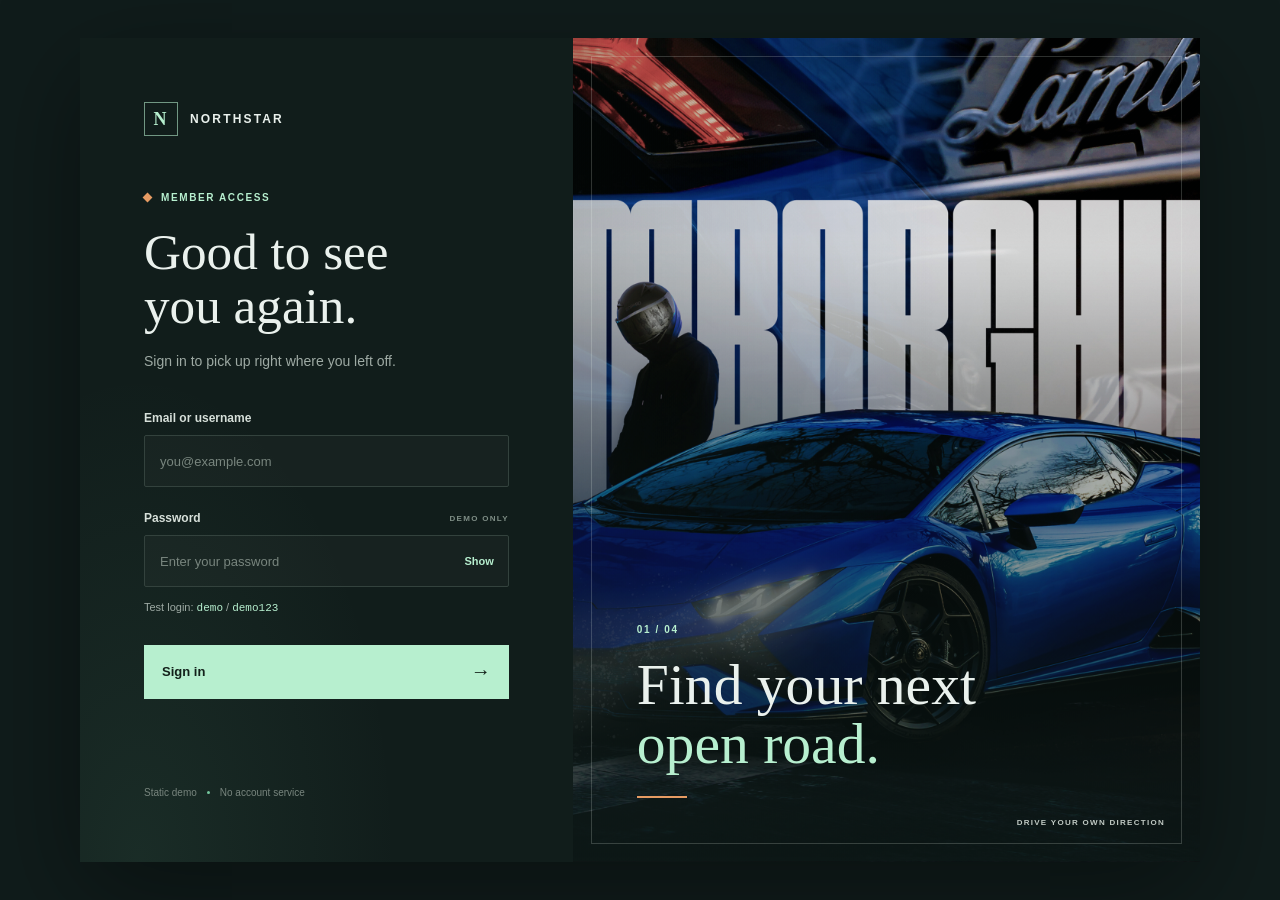
<file: index.html>
<!DOCTYPE html>
<html lang="en">
<head>
    <meta charset="UTF-8">
    <meta name="viewport" content="width=device-width, initial-scale=1.0">
    <meta name="theme-color" content="#101c1b">
    <title>Sign in | Northstar</title>
    <link rel="stylesheet" href="style.css">
</head>
<body>
    <main class="login-shell">
        <section class="login-panel" aria-labelledby="page-title">
            <a class="wordmark" href="index.html" aria-label="Northstar home">
                <span class="wordmark-mark" aria-hidden="true">N</span>
                <span>NORTHSTAR</span>
            </a>

            <div class="login-content">
                <p class="eyebrow"><span></span> MEMBER ACCESS</p>
                <h1 id="page-title">Good to see<br>you again.</h1>
                <p class="intro">Sign in to pick up right where you left off.</p>

                <div id="login-form" role="form" aria-labelledby="page-title">
                    <label for="username">Email or username</label>
                    <input id="username" name="username" type="text" placeholder="you@example.com" autocomplete="username" required>

                    <div class="password-heading">
                        <label for="password">Password</label>
                        <span class="secure-note">DEMO ONLY</span>
                    </div>
                    <div class="password-field">
                        <input id="password" name="password" type="password" placeholder="Enter your password" autocomplete="current-password" required>
                        <button class="password-toggle" type="button" aria-label="Show password" aria-pressed="false">Show</button>
                    </div>

                    <p class="demo-hint">Test login: <code>demo</code> / <code>demo123</code></p>

                    <button class="submit-button" type="button" id="login-button">
                        <span>Sign in</span>
                        <span class="submit-arrow" aria-hidden="true">&#8594;</span>
                    </button>
                    <p id="login-status" class="login-status" role="status" aria-live="polite"></p>
                </div>
            </div>

            <footer class="panel-footer">
                <span>Static demo</span>
                <span class="footer-dot" aria-hidden="true"></span>
                <span>No account service</span>
            </footer>
        </section>

        <aside class="visual-panel" aria-label="A blue sports car at night">
            <div class="visual-caption">
                <span class="caption-index">01 / 04</span>
                <p>Find your next<br><strong>open road.</strong></p>
                <span class="caption-rule"></span>
            </div>
            <span class="image-credit">DRIVE YOUR OWN DIRECTION</span>
        </aside>
    </main>

    <main id="welcome-screen" class="welcome-screen" hidden>
        <header class="welcome-header">
            <a class="wordmark" href="#welcome-home" aria-label="Northstar home">
                <span class="wordmark-mark" aria-hidden="true">N</span>
                <span>NORTHSTAR</span>
            </a>
            <nav class="welcome-nav" aria-label="Welcome page navigation">
                <a href="#welcome-home">Overview</a>
                <a href="#demo-session">Demo session</a>
            </nav>
            <button id="sign-out-button" class="sign-out-button" type="button">Sign out</button>
        </header>

        <section id="welcome-home" class="welcome-hero" aria-labelledby="welcome-title">
            <div class="welcome-copy">
                <p class="eyebrow"><span></span> SIGNED IN · DEMO ACCOUNT</p>
                <h1 id="welcome-title" tabindex="-1">Welcome to<br><em>your next road.</em></h1>
                <p class="welcome-intro">You’re signed in as <strong id="welcome-username">demo</strong>. Take a look around the Northstar experience.</p>
                <a class="welcome-cta" href="#demo-session">View your session <span aria-hidden="true">&#8595;</span></a>
            </div>
            <div class="welcome-image" role="img" aria-label="A blue sports car at night">
                <span class="welcome-image-label">NORTHSTAR / OPEN ROAD</span>
            </div>
        </section>

        <section id="demo-session" class="session-section" aria-labelledby="session-title">
            <div class="session-heading">
                <p class="eyebrow"><span></span> YOUR OVERVIEW</p>
                <h2 id="session-title">A fresh start.</h2>
                <p>This is a local sign-in demonstration. No account data is stored or sent.</p>
            </div>
            <div class="session-details">
                <div class="session-detail">
                    <span class="detail-index">01</span>
                    <div><h3>Signed in as</h3><p id="session-identity">demo</p></div>
                </div>
                <div class="session-detail">
                    <span class="detail-index">02</span>
                    <div><h3>Session type</h3><p>Local demo only</p></div>
                </div>
                <div class="session-detail">
                    <span class="detail-index">03</span>
                    <div><h3>Next step</h3><p>Connect an authentication service for real accounts.</p></div>
                </div>
            </div>
        </section>

        <footer class="welcome-footer">
            <a class="wordmark" href="#welcome-home" aria-label="Northstar home">
                <span class="wordmark-mark" aria-hidden="true">N</span>
                <span>NORTHSTAR</span>
            </a>
            <span>LOCAL DEMO EXPERIENCE</span>
        </footer>
    </main>

    <script>
        const loginShell = document.querySelector(".login-shell");
        const welcomeScreen = document.getElementById("welcome-screen");
        const loginForm = document.getElementById("login-form");
        const usernameInput = document.getElementById("username");
        const passwordInput = document.getElementById("password");
        const passwordToggle = document.querySelector(".password-toggle");
        const loginStatus = document.getElementById("login-status");
        const demoCredentials = { username: "demo", password: "demo123" };

        function showDemoStatus() {
            if (!usernameInput.reportValidity() || !passwordInput.reportValidity()) {
                return;
            }

            if (usernameInput.value.trim() === demoCredentials.username && passwordInput.value === demoCredentials.password) {
                const username = usernameInput.value.trim();
                document.getElementById("welcome-username").textContent = username;
                document.getElementById("session-identity").textContent = username;
                loginShell.hidden = true;
                welcomeScreen.hidden = false;
                document.title = "Welcome | Northstar";
                document.getElementById("welcome-title").focus();
                return;
            }

            loginStatus.textContent = "Credentials did not match the test login shown above.";
        }

        passwordToggle.addEventListener("click", () => {
            const showingPassword = passwordInput.type === "password";
            passwordInput.type = showingPassword ? "text" : "password";
            passwordToggle.textContent = showingPassword ? "Hide" : "Show";
            passwordToggle.setAttribute("aria-label", showingPassword ? "Hide password" : "Show password");
            passwordToggle.setAttribute("aria-pressed", String(showingPassword));
        });

        document.getElementById("login-button").addEventListener("click", showDemoStatus);
        document.getElementById("sign-out-button").addEventListener("click", () => {
            welcomeScreen.hidden = true;
            loginShell.hidden = false;
            usernameInput.value = "";
            passwordInput.value = "";
            loginStatus.textContent = "";
            document.title = "Sign in | Northstar";
            usernameInput.focus();
        });
        loginForm.addEventListener("keydown", (event) => {
            if (event.key === "Enter") {
                event.preventDefault();
                showDemoStatus();
            }
        });
    </script>
</body>
</html>
</file>
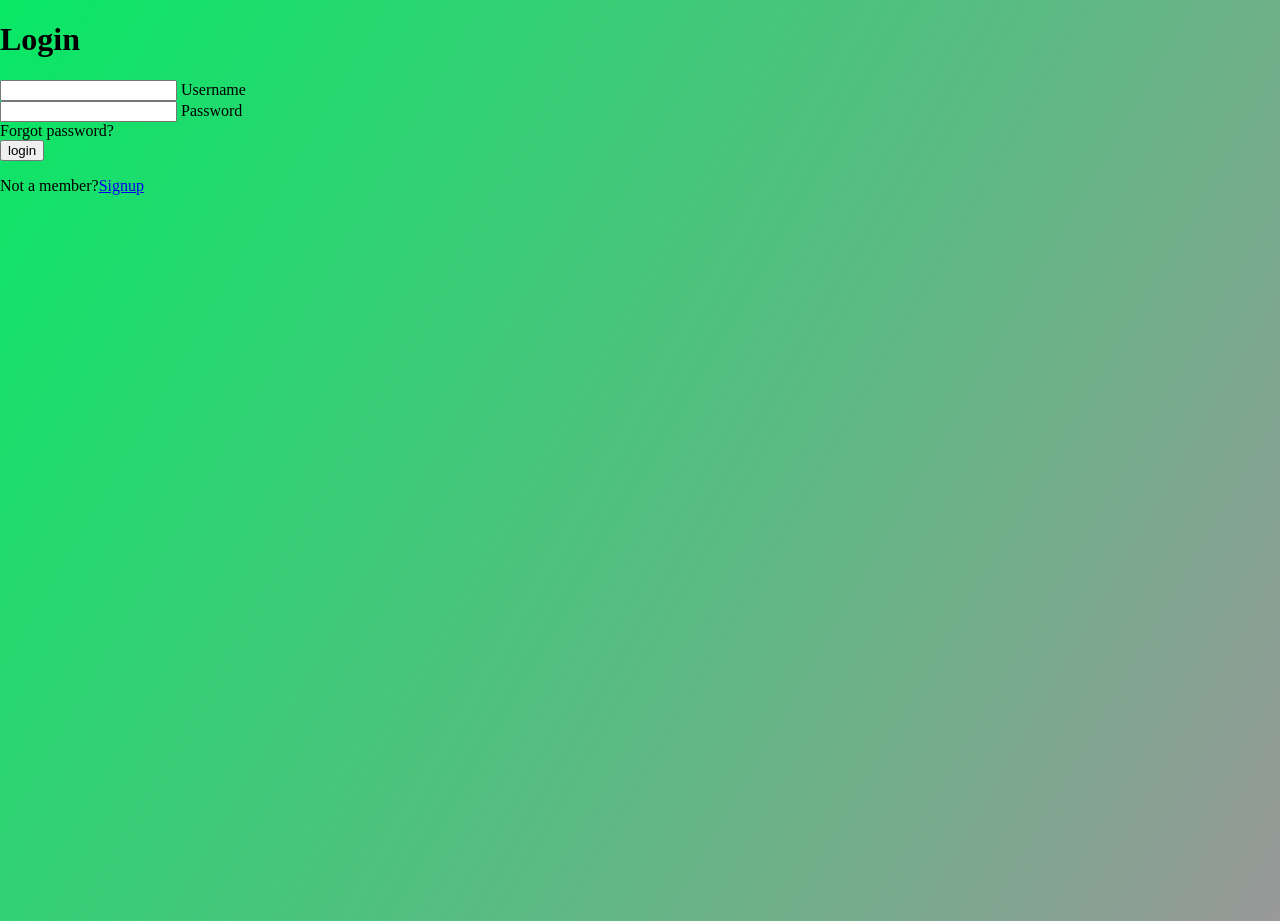
<file: css tasks/index.html>
<!DOCTYPE html>
<html lang="en" dir="ltr">
    <head>
        <meta charset="utf-8">
        <title>Animated Login Form</title>
        <link rel="stylesheet" href="style2.css">
    </head>
    <body>
        <div class="center"></div>
        <h1>Login</h1>
        <div id="login-form" role="form" aria-label="Sign in">
            <div class="textfield">
                <input type="text" name="username" autocomplete="username" required>
                <label>Username</label>
            </div>
            <div class="txt_field">
                <input type="password" name="password" autocomplete="current-password" required>
                <label>Password</label>
            </div>
            <div class="pass">Forgot password?</div>
            <input type="button" id="login-button" value="login">
            <p id="login-status" role="status" aria-live="polite"></p>
            <div class="signup_link">
                Not a member?<a href="#">Signup</a>
            </div>
        </div>
    </body>
    <script>
        const loginForm = document.getElementById("login-form");
        const loginInputs = loginForm.querySelectorAll('input[type="text"], input[type="password"]');

        function showDemoStatus() {
            for (const input of loginInputs) {
                if (!input.reportValidity()) {
                    return;
                }
            }
            document.getElementById("login-status").textContent =
                "Sign-in is unavailable because no authentication service is configured.";
        }

        document.getElementById("login-button").addEventListener("click", showDemoStatus);
        loginForm.addEventListener("keydown", (event) => {
            if (event.key === "Enter") {
                event.preventDefault();
                showDemoStatus();
            }
        });
    </script>
</html>
</file>
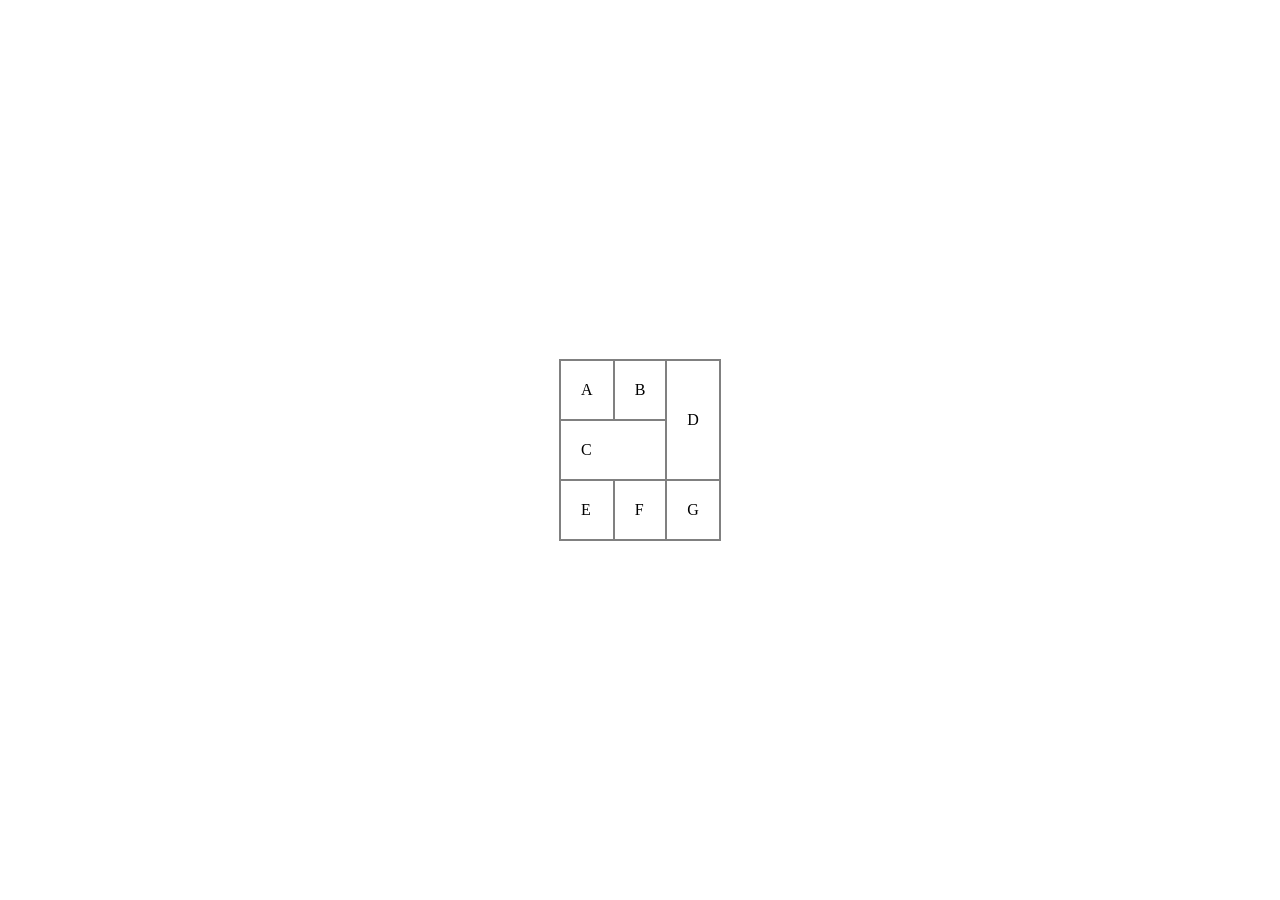
<file: task-1.html>
<!DOCTYPE.html>
<html>
    <head>
        <title>task-1</title>
        <style>
            table,th,td{
                border-style:solid;
            }
            body{
                margin:0;
                height:100vh;
                display:flex;
                justify-content:center;
                align-items:center;
            }
        </style>
    </head>
    <body>
        <table border="1" cellspacing="0"cellpadding="20">
            <tr>
                <td >A</td>
                <td>B</td>
                <td rowspan="2">D</td>
            </tr>
            <tr>
                <td colspan="2">C</td>
            </tr>
            <tr>
                <td>E</td>
                <td>F</td>
                <td>G</td>
            </tr>
        </table>
    </body>
</html>
</file>
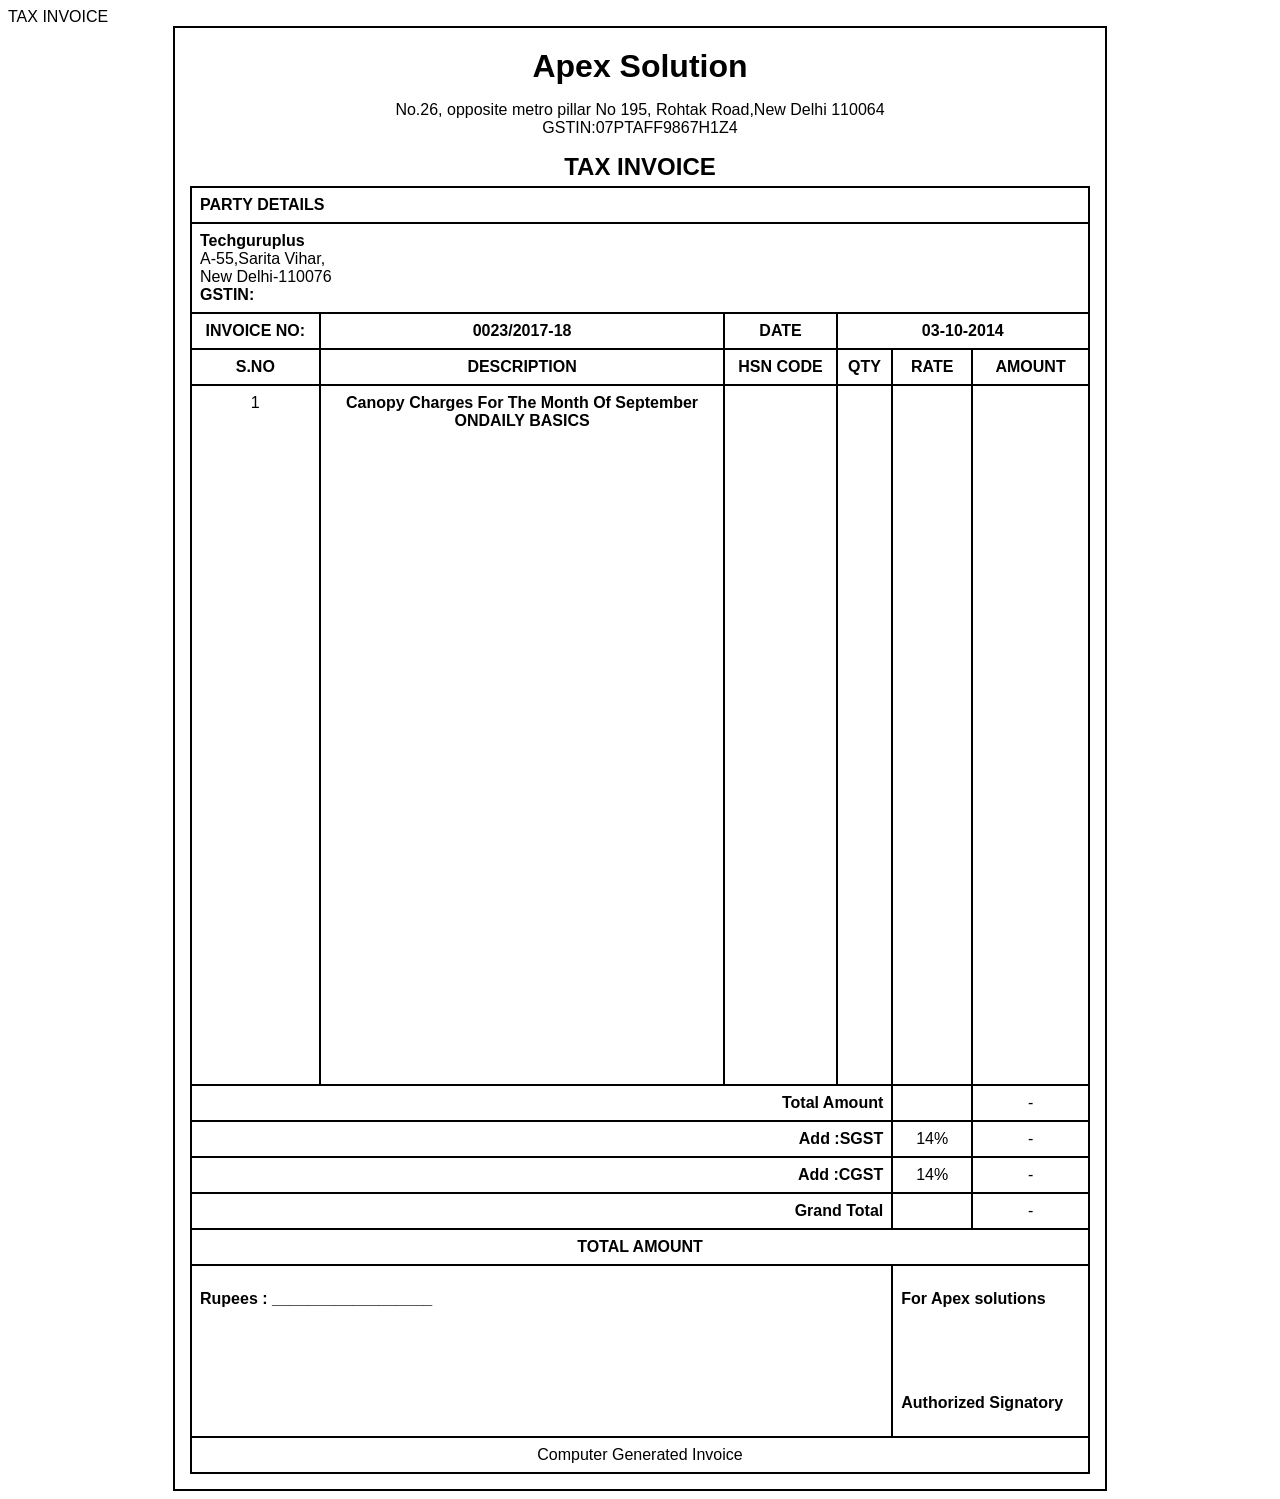
<file: task-2.html>
<!DOCTYPE html>
<html>
<head>
    <tittle>TAX INVOICE</tittle>
    <style>
        body{
            font-family: Arial, sans-serif;
        }
        .invoice{
            width:900px;
            margin:auto;
            border:2px solid black;
            padding: 15px;
        }
        h1,h2,h3{
            text-align:center;
            margin: 5px;
        }
        table{
           width: 100%;
            border-collapse: collapse;
        }
        th, td{
            border:2px solid black;
            padding: 8px;
        }
        .center{
            text-align:center;
        }
        .right{
            text-align:right;
        }
    </style>
</head>
<body>
    <div class="invoice">
        <h1>Apex Solution</h1>
        <p class="center" >
            No.26, opposite metro pillar No 195, Rohtak Road,New Delhi 110064<br>
            GSTIN:07PTAFF9867H1Z4
        </p>
        <h2>TAX INVOICE</h2>


        <table>
            <tr>
                <th colspan="6" align="left">PARTY DETAILS</th>
            </tr>
            <tr>
                <td colspan="6">
                <b>Techguruplus</b><br>
                A-55,Sarita Vihar,<br>
                New Delhi-110076<br>
                <b>GSTIN:</b>
                </td>
            </tr>
            <tr colspan="4" align="center">
                <th>INVOICE NO:</th>
                <th>0023/2017-18</th>
                <th>DATE</th>
                <th colspan="3">03-10-2014</th>
            </tr>
            <tr colspan="6" align="center">
                <th>S.NO</th>
                <th>DESCRIPTION</th>
                <th>HSN CODE</th>
                <th>QTY</th>
                <th>RATE</th>
                <th>AMOUNT</th>            
            </tr>
            <tr style="height: 700px; vertical-align: top; text-align: center;">
                <td>1</td>
                <td ><b>Canopy Charges For The Month Of September<br>
                ONDAILY BASICS</b></td> 
                <td height="500"></td>
                <td></td>
                <td></td>
                <td></td>   
            </tr>   
            <tr align="center">
                <td colspan="4" class="right"><b>Total Amount</b></td>
                <td></td>
                <td align="center">-</td>
            </tr>
            <tr>
                <td colspan="4" class="right"><b>Add :SGST</b></td>
                <td align="center">14%</td>
                <td align="center">-</td>
            </tr>
            <tr>
                <td colspan="4" class="right"><b>Add :CGST</b></td>
                <td align="center">14%</td>
                <td align="center">-</td>
            </tr>
            <tr>
                <td colspan="4" class="right"><b>Grand Total</b></td>
                <td></td>
                <td align="center">-</td>
            </tr>
            <tr>
                <td colspan="6" class="center"><b>TOTAL AMOUNT</b></td>
            </tr>
            <tr style="height:150px; vertical-align:top;">
                <td colspan="4" align="left">
                    <p><b>Rupees : __________________</b></p>
                </td>
                <td colspan="2" align="left">
                    <p><b>For Apex solutions</b></p>
                    <br><br><br>
                    <p><b>Authorized Signatory</b></p>
                </td>
            </tr>
            <tr>
                <td colspan="6" class="center">Computer Generated Invoice</td>
            </tr>
        </table>
    </div>
</body>
</html>
</file>
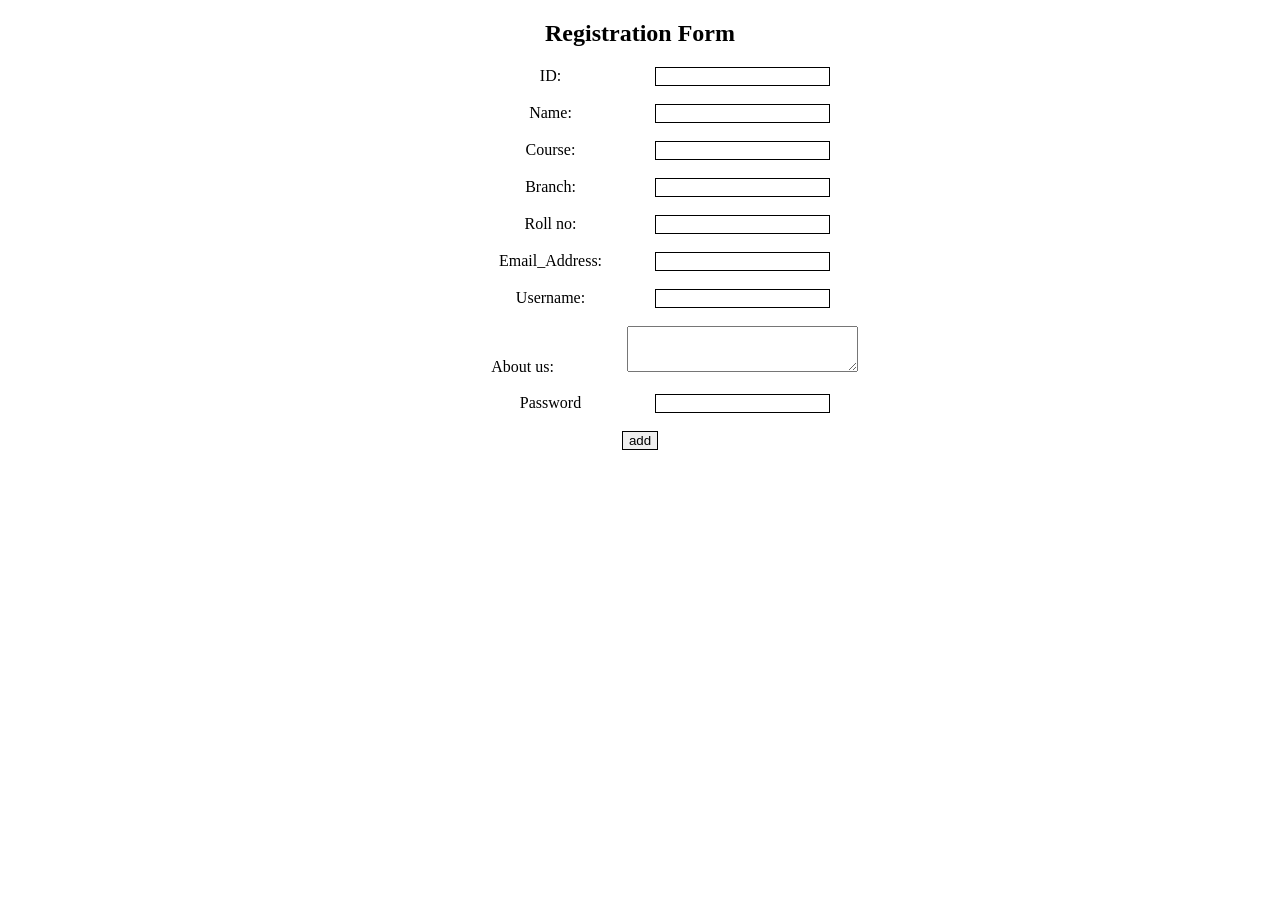
<file: task-3.html>
<!DOCTYPE html>
<html>
    <head>
        <title>Task-3</title>
         <style>
            label{
                display:inline-block;
                width:200px;
            }
            input{
                border: 1px solid black;
            }
        </style>
    </head>
<body>
    <center>
    <h2><b>Registration Form</b></h2>
    <div id="registration-fields" role="form" aria-label="Registration details">
        <label for="id">ID:</label>
        <input type="text" id="id" name="id"><br><br>
        <label for="name">Name:</label>
        <input type="text" id="name" name="name"><br><br>
        <label for="course">Course:</label>
        <input type="text" id="course" name="course"><br><br>
        <label for="branch">Branch:</label>
        <input type="text" id="branch" name="branch"><br><br>
        <label for="rollno">Roll no:</label>
        <input type="number" id="rollno" name="rollno"><br><br>
        <label for="email">Email_Address:</label>
        <input type="email" id="email" name="email"><br><br>
        <label for="username">Username:</label>
        <input type="text" id="user_name" name="username"><br><br>
        <label for="about">About us:</label>
        <textarea id="about" name="about" style="width: 225px;height:40px;"></textarea><br><br>
        <label for="password">Password</label>
        <input type="password" id="password" name="password"><br><br>
        <input type="button" id="registration-submit" value="add">
        <p id="registration-status" role="status" aria-live="polite"></p>
    </div>
    </center>
    <script>
        document.getElementById("registration-submit").addEventListener("click", () => {
            document.getElementById("registration-status").textContent =
                "Registration is a visual demo; no registration service is connected.";
        });
    </script>
</body>
</html>
</file>
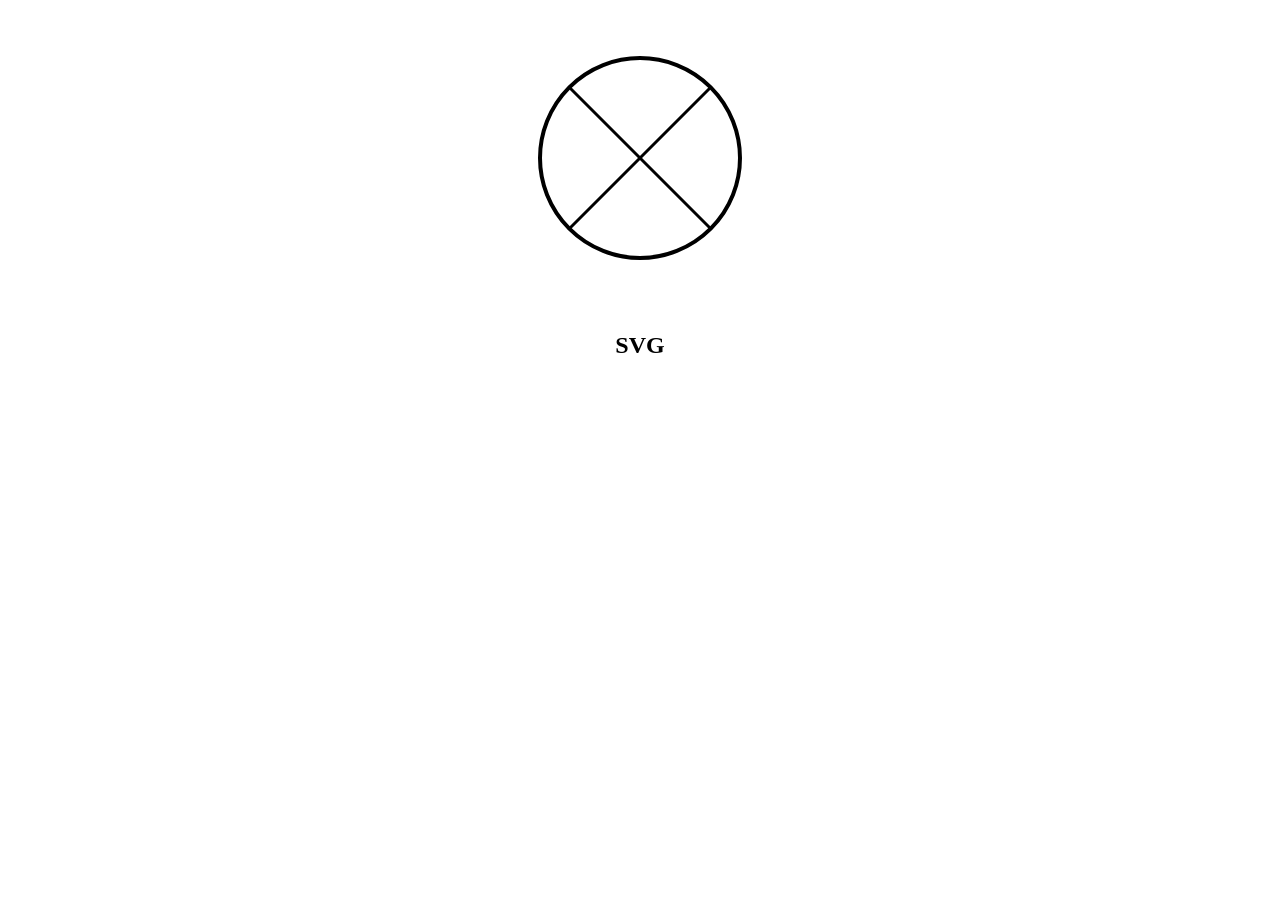
<file: task-4.html>
<!DOCTYPE html>
<html>
    <head>
        <title>task-4</title>
    </head>
    <center>
    <body>
        <svg width="300" height="300">
            <circle cx="150" cy="150" r="100" stroke="black" stroke-width="4" fill="none"></circle>
            <line x1="80" y1="80" x2="220" y2="220" stroke="black" stroke-width="3"></line>
            <line x1="220" y1="80" x2="80" y2="220" stroke="black" stroke-width="3"></line>
            <h2><b>SVG</b></h2>
        </svg>
        </body>
        </center>
    </body>
</html>
</file>
<file: style.css>
:root {
    color-scheme: dark;
    font-family: "Trebuchet MS", "Segoe UI", sans-serif;
    font-synthesis: none;
    text-rendering: optimizeLegibility;
    --ink: #eaf1ed;
    --muted: #9eaaa4;
    --panel: #111d1b;
    --line: #33423d;
    --mint: #b7efcf;
    --mint-deep: #74c69d;
    --orange: #e69b63;
}

* {
    box-sizing: border-box;
}

[hidden] {
    display: none !important;
}

body {
    min-width: 320px;
    min-height: 100vh;
    margin: 0;
    display: grid;
    place-items: center;
    padding: 36px;
    color: var(--ink);
    background: #101c1b;
}

button,
input {
    font: inherit;
}

.login-shell {
    width: min(1120px, 100%);
    min-height: min(700px, calc(100vh - 72px));
    display: grid;
    grid-template-columns: minmax(390px, 0.88fr) minmax(390px, 1.12fr);
    overflow: hidden;
    background: var(--panel);
    box-shadow: 0 32px 100px rgba(0, 0, 0, 0.4);
    animation: shell-arrive 700ms cubic-bezier(0.2, 0.75, 0.25, 1) both;
}

.login-panel {
    display: flex;
    flex-direction: column;
    justify-content: space-between;
    padding: clamp(32px, 5vw, 64px);
    background:
        radial-gradient(ellipse at 12% 100%, rgba(116, 198, 157, 0.09), transparent 42%),
        var(--panel);
}

.wordmark {
    display: inline-flex;
    align-items: center;
    gap: 12px;
    width: fit-content;
    color: var(--ink);
    font-size: 12px;
    font-weight: 700;
    letter-spacing: 0.18em;
    text-decoration: none;
}

.wordmark-mark {
    width: 34px;
    height: 34px;
    display: grid;
    place-items: center;
    border: 1px solid rgba(183, 239, 207, 0.58);
    color: var(--mint);
    font-family: Georgia, serif;
    font-size: 18px;
}

.login-content {
    width: 100%;
    max-width: 390px;
    margin: 56px auto;
    animation: content-arrive 700ms 100ms both;
}

.eyebrow,
.secure-note,
.caption-index,
.image-credit {
    font-size: 10px;
    font-weight: 700;
    letter-spacing: 0.16em;
}

.eyebrow {
    display: flex;
    align-items: center;
    gap: 10px;
    margin: 0 0 22px;
    color: var(--mint);
}

.eyebrow span {
    width: 7px;
    height: 7px;
    background: var(--orange);
    transform: rotate(45deg);
}

h1 {
    margin: 0;
    font-family: Georgia, "Times New Roman", serif;
    font-size: clamp(42px, 4vw, 56px);
    font-weight: 400;
    line-height: 1.04;
}

.intro {
    margin: 18px 0 38px;
    color: var(--muted);
    font-size: 14px;
    line-height: 1.65;
}

#login-form label {
    display: block;
    margin-bottom: 10px;
    color: #d7e0da;
    font-size: 12px;
    font-weight: 600;
}

#username,
.password-field input {
    width: 100%;
    height: 52px;
    border: 1px solid var(--line);
    border-radius: 2px;
    outline: none;
    padding: 0 15px;
    color: var(--ink);
    background: rgba(255, 255, 255, 0.025);
    font-size: 13px;
    transition: border-color 180ms ease, background 180ms ease, box-shadow 180ms ease;
}

#username::placeholder,
.password-field input::placeholder {
    color: #78857e;
}

#username:focus,
.password-field input:focus {
    border-color: var(--mint-deep);
    background: rgba(116, 198, 157, 0.045);
    box-shadow: 0 0 0 3px rgba(116, 198, 157, 0.1);
}

.password-heading {
    display: flex;
    align-items: center;
    justify-content: space-between;
    margin-top: 24px;
}

.password-heading label {
    margin-bottom: 10px;
}

.secure-note {
    margin-bottom: 10px;
    color: #7f8e86;
    font-size: 8px;
}

.password-field {
    position: relative;
}

.password-field input {
    padding-right: 68px;
}

.password-toggle {
    position: absolute;
    top: 0;
    right: 0;
    height: 52px;
    border: 0;
    padding: 0 15px;
    color: var(--mint);
    background: transparent;
    cursor: pointer;
    font-size: 11px;
    font-weight: 700;
}

.password-toggle:hover {
    color: #fff;
}

.demo-hint {
    margin: 12px 0 0;
    color: var(--muted);
    font-size: 11px;
    line-height: 1.5;
}

.demo-hint code {
    color: var(--mint);
    font-family: "Consolas", "Courier New", monospace;
}

.submit-button {
    width: 100%;
    min-height: 54px;
    display: flex;
    align-items: center;
    justify-content: space-between;
    margin-top: 28px;
    border: 0;
    padding: 0 18px;
    color: #13201a;
    background: var(--mint);
    cursor: pointer;
    font-size: 13px;
    font-weight: 700;
    transition: background 180ms ease, transform 180ms ease;
}

.submit-button:hover {
    transform: translateY(-2px);
    background: #d0f7df;
}

.submit-button:active {
    transform: translateY(0);
}

.submit-arrow {
    font-size: 20px;
    font-weight: 400;
    transition: transform 180ms ease;
}

.submit-button:hover .submit-arrow {
    transform: translateX(4px);
}

.login-status {
    min-height: 20px;
    margin: 12px 0 0;
    color: var(--orange);
    font-size: 12px;
    line-height: 1.5;
}

.panel-footer {
    display: flex;
    align-items: center;
    gap: 10px;
    color: #78857e;
    font-size: 10px;
}

.welcome-screen {
    width: min(1280px, 100%);
    margin: 0 auto;
    padding: 0 clamp(24px, 5vw, 72px);
    animation: content-arrive 550ms ease both;
}

.welcome-header {
    min-height: 92px;
    display: flex;
    align-items: center;
    justify-content: space-between;
    gap: 24px;
    border-bottom: 1px solid rgba(234, 241, 237, 0.13);
}

.welcome-nav {
    display: flex;
    gap: clamp(18px, 4vw, 46px);
}

.welcome-nav a {
    color: var(--muted);
    font-size: 12px;
    text-decoration: none;
    transition: color 160ms ease;
}

.welcome-nav a:hover {
    color: var(--mint);
}

.sign-out-button {
    min-height: 40px;
    border: 1px solid var(--line);
    padding: 0 16px;
    color: var(--ink);
    background: transparent;
    cursor: pointer;
    font-size: 12px;
    transition: border-color 160ms ease, color 160ms ease;
}

.sign-out-button:hover {
    border-color: var(--mint-deep);
    color: var(--mint);
}

.welcome-hero {
    min-height: 520px;
    display: grid;
    grid-template-columns: minmax(300px, 0.8fr) minmax(380px, 1.2fr);
    align-items: center;
    gap: clamp(32px, 7vw, 100px);
    padding: 64px 0 78px;
}

.welcome-copy {
    max-width: 470px;
}

.welcome-copy h1 {
    font-size: clamp(48px, 6vw, 76px);
    line-height: 0.98;
}

.welcome-copy h1 em {
    color: var(--mint);
    font-weight: 400;
}

.welcome-intro {
    max-width: 370px;
    margin: 24px 0 30px;
    color: var(--muted);
    font-size: 14px;
    line-height: 1.75;
}

.welcome-intro strong {
    color: var(--ink);
}

.welcome-cta {
    min-height: 50px;
    display: inline-flex;
    align-items: center;
    gap: 24px;
    border-bottom: 1px solid var(--mint-deep);
    color: var(--mint);
    font-size: 12px;
    font-weight: 700;
    text-decoration: none;
}

.welcome-cta span {
    font-size: 18px;
    transition: transform 160ms ease;
}

.welcome-cta:hover span {
    transform: translateY(3px);
}

.welcome-image {
    position: relative;
    min-height: 400px;
    display: flex;
    align-items: flex-end;
    padding: 26px;
    overflow: hidden;
    background-color: #30433e;
    background-image:
        linear-gradient(180deg, transparent 48%, rgba(12, 25, 23, 0.64)),
        url("lamborghini-huracan-3840x2160-18389.jpg");
    background-position: center;
    background-size: cover;
}

.welcome-image::after {
    position: absolute;
    inset: 14px;
    border: 1px solid rgba(238, 246, 239, 0.23);
    content: "";
    pointer-events: none;
}

.welcome-image-label {
    position: relative;
    z-index: 1;
    color: var(--ink);
    font-size: 9px;
    font-weight: 700;
    letter-spacing: 0.16em;
}

.session-section {
    display: grid;
    grid-template-columns: minmax(220px, 0.7fr) minmax(420px, 1.3fr);
    gap: clamp(32px, 7vw, 100px);
    border-top: 1px solid rgba(234, 241, 237, 0.13);
    padding: 52px 0 64px;
}

.session-heading h2 {
    margin: 0;
    font-family: Georgia, "Times New Roman", serif;
    font-size: 36px;
    font-weight: 400;
}

.session-heading > p:last-child {
    max-width: 300px;
    margin: 14px 0 0;
    color: var(--muted);
    font-size: 12px;
    line-height: 1.65;
}

.session-details {
    display: grid;
    grid-template-columns: repeat(3, minmax(0, 1fr));
}

.session-detail {
    display: flex;
    gap: 15px;
    padding: 4px 18px;
    border-left: 1px solid var(--line);
}

.detail-index {
    color: var(--orange);
    font-size: 9px;
    font-weight: 700;
}

.session-detail h3 {
    margin: 0 0 10px;
    color: var(--muted);
    font-size: 11px;
    font-weight: 500;
}

.session-detail p {
    margin: 0;
    color: var(--ink);
    font-size: 12px;
    line-height: 1.6;
    overflow-wrap: anywhere;
}

.welcome-footer {
    min-height: 74px;
    display: flex;
    align-items: center;
    justify-content: space-between;
    border-top: 1px solid rgba(234, 241, 237, 0.13);
}

.welcome-footer > span {
    color: #78857e;
    font-size: 9px;
    font-weight: 700;
    letter-spacing: 0.14em;
}

.footer-dot {
    width: 3px;
    height: 3px;
    border-radius: 50%;
    background: var(--mint-deep);
}

.visual-panel {
    position: relative;
    min-height: 620px;
    display: flex;
    align-items: flex-end;
    overflow: hidden;
    padding: clamp(34px, 5vw, 64px);
    background-color: #30433e;
    background-image:
        linear-gradient(180deg, rgba(12, 25, 23, 0.03) 24%, rgba(12, 25, 23, 0.78) 100%),
        linear-gradient(90deg, rgba(12, 25, 23, 0.2), transparent 58%),
        url("lamborghini-huracan-3840x2160-18389.jpg");
    background-position: center;
    background-size: cover;
    animation: image-arrive 1s ease-out both;
}

.visual-panel::after {
    position: absolute;
    inset: 18px;
    border: 1px solid rgba(238, 246, 239, 0.19);
    content: "";
    pointer-events: none;
}

.visual-caption,
.image-credit {
    position: relative;
    z-index: 1;
}

.visual-caption {
    animation: content-arrive 750ms 220ms both;
}

.caption-index {
    color: var(--mint);
}

.visual-caption p {
    margin: 18px 0 22px;
    font-family: Georgia, "Times New Roman", serif;
    font-size: clamp(34px, 4.5vw, 58px);
    line-height: 1.03;
}

.visual-caption strong {
    color: var(--mint);
    font-weight: 400;
}

.caption-rule {
    width: 50px;
    height: 2px;
    display: block;
    background: var(--orange);
}

.image-credit {
    position: absolute;
    right: 35px;
    bottom: 35px;
    color: rgba(238, 246, 239, 0.8);
    font-size: 8px;
}

@keyframes shell-arrive {
    from { opacity: 0; transform: translateY(16px); }
    to { opacity: 1; transform: translateY(0); }
}

@keyframes content-arrive {
    from { opacity: 0; transform: translateY(12px); }
    to { opacity: 1; transform: translateY(0); }
}

@keyframes image-arrive {
    from { background-size: 108%; }
    to { background-size: cover; }
}

@media (max-width: 900px) {
    body {
        padding: 20px;
    }

    .login-shell {
        min-height: calc(100vh - 40px);
        grid-template-columns: 1fr;
    }

    .login-panel {
        min-height: 620px;
        padding: 32px clamp(26px, 8vw, 56px);
    }

    .login-content {
        margin: 48px auto;
    }

    .visual-panel {
        min-height: 300px;
        background-position: center 58%;
    }

    .visual-caption p {
        margin: 12px 0 14px;
        font-size: 38px;
    }

    .welcome-header {
        min-height: 76px;
    }

    .welcome-hero {
        min-height: 0;
        grid-template-columns: 1fr;
        gap: 36px;
        padding: 58px 0;
    }

    .welcome-image {
        min-height: 340px;
    }

    .session-section {
        grid-template-columns: 1fr;
        gap: 32px;
    }
}

@media (max-width: 420px) {
    body {
        padding: 0;
    }

    .login-shell {
        min-height: 100vh;
    }

    .login-panel {
        min-height: 620px;
        padding: 26px 24px;
    }

    .visual-panel {
        min-height: 250px;
        padding: 30px;
    }

    .image-credit {
        display: none;
    }

    .welcome-screen {
        padding: 0 20px;
    }

    .welcome-header {
        flex-wrap: wrap;
        gap: 10px;
        padding: 16px 0;
    }

    .welcome-nav {
        order: 3;
        width: 100%;
        justify-content: space-between;
        padding-top: 8px;
    }

    .welcome-hero {
        padding: 44px 0;
    }

    .welcome-copy h1 {
        font-size: 48px;
    }

    .welcome-image {
        min-height: 260px;
        padding: 20px;
    }

    .session-section {
        padding: 38px 0;
    }

    .session-details {
        grid-template-columns: 1fr;
        gap: 22px;
    }

    .session-detail {
        padding: 0 0 0 14px;
    }

    .welcome-footer .wordmark {
        font-size: 10px;
    }

    .welcome-footer > span {
        font-size: 7px;
    }
}

@media (prefers-reduced-motion: reduce) {
    *,
    *::before,
    *::after {
        animation-duration: 0.01ms !important;
        animation-iteration-count: 1 !important;
        scroll-behavior: auto !important;
        transition-duration: 0.01ms !important;
    }
}
</file>
<file: css tasks/style2.css>
body{
    margin: 0;
    padding: 0;
    background: linear-gradient(120deg, #08e865, #999);
    height: 100vh;
    overflow: hidden;
}

.center{
    position:absolute;
    top: 50;
    left: 50;
    transform: translate(-50%, -50);
    width:400px;
    background: white;
}
</file>
